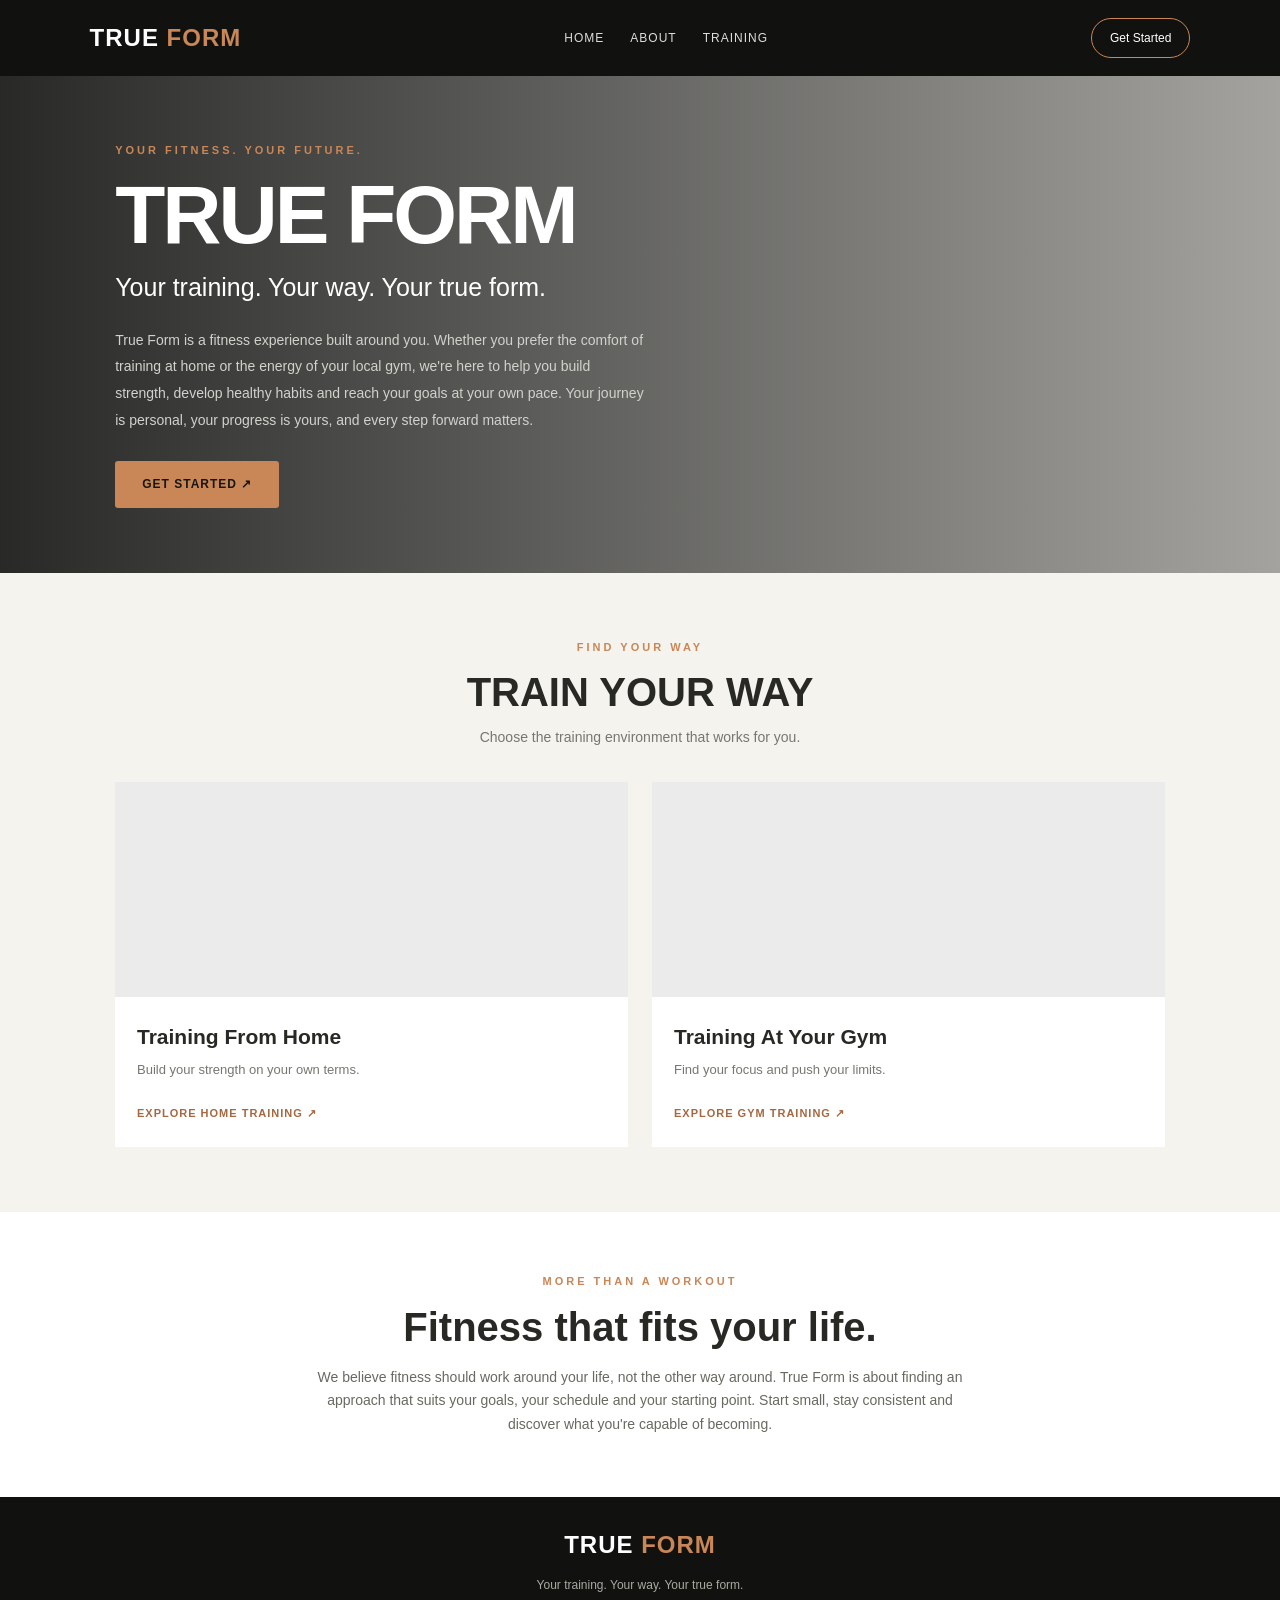
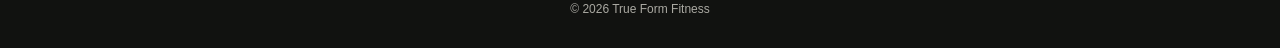
<file: Index.html>
<!DOCTYPE html>
<html lang="en">
<head>
  <meta charset="UTF-8">
  <meta name="viewport" content="width=device-width, initial-scale=1.0">
  <title>True Form | Your Training, Your Way</title>
  <meta name="description" content="Discover True Form fitness. Train at home or at your gym and build a routine that works for you.">
  <link rel="stylesheet" href="style.css">
</head>
<body>

  <header class="navbar">
    <a href="#" class="logo">TRUE <span>FORM</span></a>

    <nav>
      <a href="#home">Home</a>
      <a href="#about">About</a>
      <a href="#training">Training</a>
    </nav>

    <a href="#training" class="nav-button">Get Started</a>
  </header>

  <main>
    <section class="hero" id="home">
      <div class="hero-content">
        <p class="eyebrow">YOUR FITNESS. YOUR FUTURE.</p>

        <h1>TRUE FORM</h1>

        <h2>Your training. Your way. Your true form.</h2>

        <p class="intro">
          True Form is a fitness experience built around you.
          Whether you prefer the comfort of training at home or
          the energy of your local gym, we're here to help you
          build strength, develop healthy habits and reach your
          goals at your own pace. Your journey is personal, your
          progress is yours, and every step forward matters.
        </p>

        <a href="#training" class="primary-button">GET STARTED ↗</a>
      </div>
    </section>

    <section class="training-section" id="training">
      <div class="section-heading">
        <p class="eyebrow">FIND YOUR WAY</p>
        <h2>TRAIN YOUR WAY</h2>
        <p>Choose the training environment that works for you.</p>
      </div>

      <div class="training-grid">
        <a href="home-training.html" class="training-card">
          <div class="training-image home-image"></div>
          <div class="card-content">
            <h3>Training From Home</h3>
            <p>Build your strength on your own terms.</p>
            <span>EXPLORE HOME TRAINING ↗</span>
          </div>
        </a>

        <a href="gym-training.html" class="training-card">
          <div class="training-image gym-image"></div>
          <div class="card-content">
            <h3>Training At Your Gym</h3>
            <p>Find your focus and push your limits.</p>
            <span>EXPLORE GYM TRAINING ↗</span>
          </div>
        </a>
      </div>
    </section>

    <section class="about-section" id="about">
      <p class="eyebrow">MORE THAN A WORKOUT</p>
      <h2>Fitness that fits your life.</h2>
      <p>
        We believe fitness should work around your life, not the
        other way around. True Form is about finding an approach
        that suits your goals, your schedule and your starting
        point. Start small, stay consistent and discover what
        you're capable of becoming.
      </p>
    </section>
  </main>

  <footer>
    <a href="#home" class="logo">TRUE <span>FORM</span></a>
    <p>Your training. Your way. Your true form.</p>
    <p>&copy; 2026 True Form Fitness</p>
  </footer>

<script src="script.js"></script>
</body>
</html>
</file>
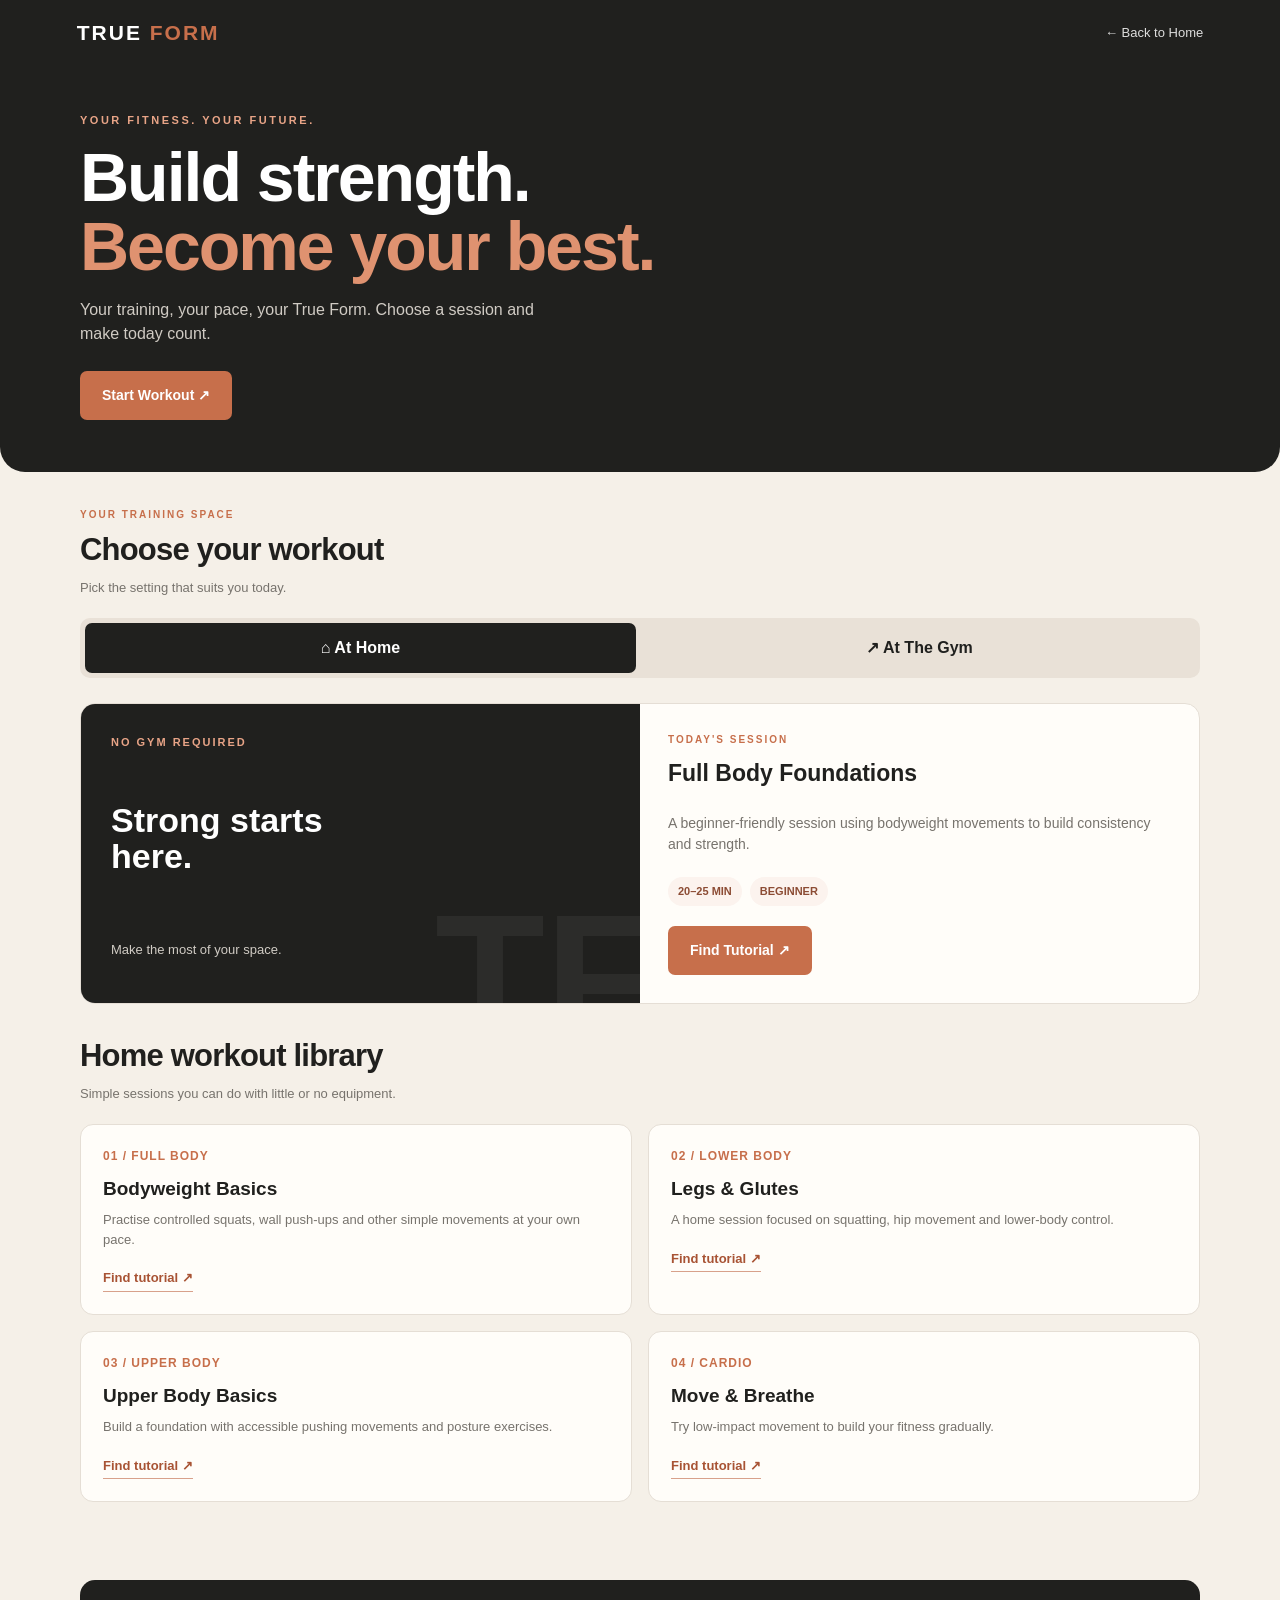
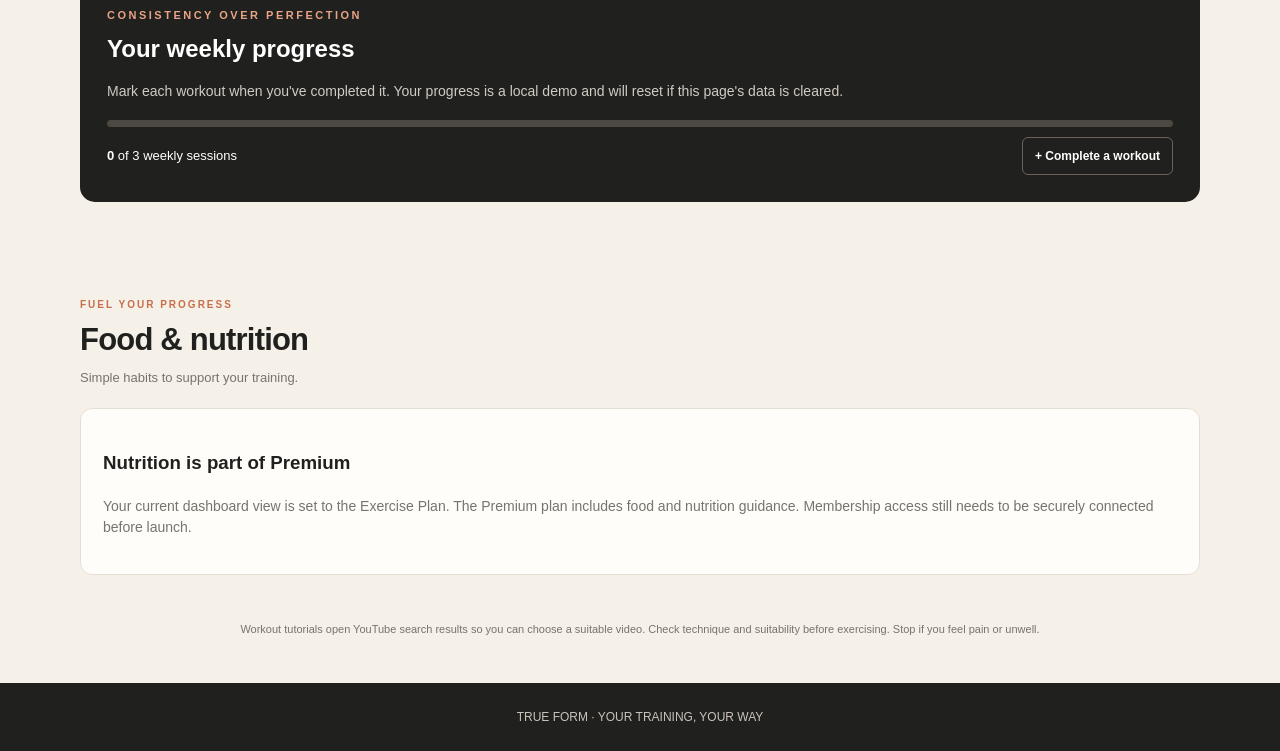
<file: dashboard.html>
<!DOCTYPE html>
<html lang="en">
<head>
  <meta charset="UTF-8">
  <meta name="viewport" content="width=device-width, initial-scale=1.0">
  <meta name="theme-color" content="#20201e">
  <title>True Form | Your Dashboard</title>

  <style>
    :root {
      --cream: #f5f0e8;
      --dark: #20201e;
      --terracotta: #c76f4b;
      --muted: #77736d;
      --border: #e5ded5;
      --soft: #fcf3ee;
      --white: #fffdf9;
    }

    * { box-sizing: border-box; }

    html { scroll-behavior: smooth; }

    body {
      margin: 0;
      background: var(--cream);
      color: var(--dark);
      font-family: Arial, Helvetica, sans-serif;
      line-height: 1.5;
    }

    button, a { font: inherit; }

    button { cursor: pointer; }

    a { color: inherit; }

    .topbar {
      background: var(--dark);
      color: white;
      padding: 17px 6%;
      display: flex;
      align-items: center;
      justify-content: space-between;
      gap: 15px;
    }

    .logo {
      font-size: 21px;
      font-weight: 900;
      letter-spacing: 2px;
      text-decoration: none;
    }

    .logo span { color: var(--terracotta); }

    .top-link {
      color: white;
      text-decoration: none;
      font-size: 13px;
      opacity: .85;
    }

    .container {
      width: min(1120px, 90%);
      margin: 0 auto;
    }

    .hero {
      background: var(--dark);
      color: white;
      padding: 46px 6% 52px;
      border-radius: 0 0 25px 25px;
      position: relative;
      overflow: hidden;
    }

    .hero-inner {
      max-width: 1120px;
      margin: auto;
      position: relative;
      z-index: 1;
    }

    .eyebrow {
      color: #e8a487;
      font-size: 11px;
      letter-spacing: 2.5px;
      font-weight: bold;
      text-transform: uppercase;
    }

    .hero h1 {
      font-size: clamp(37px, 7vw, 68px);
      line-height: 1.02;
      margin: 15px 0;
      max-width: 700px;
      letter-spacing: -2px;
    }

    .hero h1 span { color: #df9270; }

    .hero p {
      color: #d0cbc4;
      max-width: 470px;
      margin-bottom: 25px;
    }

    .primary-btn, .secondary-btn {
      display: inline-flex;
      justify-content: center;
      align-items: center;
      padding: 13px 21px;
      border-radius: 7px;
      border: 1px solid transparent;
      font-weight: bold;
      text-decoration: none;
      font-size: 14px;
    }

    .primary-btn {
      background: var(--terracotta);
      color: white;
    }

    .primary-btn:hover { background: #b65f3d; }

    .secondary-btn {
      background: transparent;
      border-color: #625d57;
      color: white;
    }

    .section { padding: 35px 0; }

    .section-heading {
      display: flex;
      justify-content: space-between;
      align-items: end;
      gap: 15px;
      margin-bottom: 20px;
    }

    .section-heading h2 {
      font-size: clamp(23px, 4vw, 31px);
      margin: 5px 0 0;
      letter-spacing: -.8px;
    }

    .section-heading p {
      color: var(--muted);
      font-size: 13px;
      margin: 5px 0 0;
    }

    .small-label {
      color: var(--terracotta);
      font-size: 10px;
      font-weight: 800;
      letter-spacing: 2px;
      text-transform: uppercase;
    }

    .mode-switch {
      display: grid;
      grid-template-columns: 1fr 1fr;
      gap: 8px;
      background: #e9e1d7;
      border-radius: 10px;
      padding: 5px;
      margin-bottom: 25px;
    }

    .mode-btn {
      padding: 13px 8px;
      border: 0;
      border-radius: 7px;
      background: transparent;
      color: var(--dark);
      font-weight: bold;
    }

    .mode-btn.active {
      background: var(--dark);
      color: white;
    }

    .workout-feature {
      background: var(--white);
      border: 1px solid var(--border);
      border-radius: 15px;
      overflow: hidden;
      display: grid;
      grid-template-columns: 1fr 1fr;
      margin-bottom: 24px;
    }

    .feature-visual {
      background: var(--dark);
      color: white;
      min-height: 250px;
      padding: 30px;
      display: flex;
      flex-direction: column;
      justify-content: space-between;
      position: relative;
      overflow: hidden;
    }

    .feature-visual::after {
      content: "TF";
      position: absolute;
      right: -15px;
      bottom: -65px;
      font-size: 180px;
      font-weight: 900;
      color: rgba(255,255,255,.055);
      line-height: 1;
    }

    .feature-visual .visual-tag {
      color: #e8a487;
      font-size: 11px;
      font-weight: bold;
      letter-spacing: 2px;
      z-index: 1;
    }

    .feature-visual h3 {
      font-size: 34px;
      line-height: 1.05;
      max-width: 300px;
      margin: 0;
      z-index: 1;
    }

    .feature-visual p {
      color: #d0cbc4;
      font-size: 13px;
      z-index: 1;
    }

    .feature-content {
      padding: 28px;
      display: flex;
      flex-direction: column;
      justify-content: center;
      align-items: flex-start;
    }

    .feature-content h3 {
      font-size: 23px;
      margin: 9px 0;
    }

    .feature-content p {
      color: var(--muted);
      font-size: 14px;
    }

    .meta {
      display: flex;
      flex-wrap: wrap;
      gap: 8px;
      margin: 8px 0 20px;
    }

    .pill {
      background: var(--soft);
      color: #8c4c34;
      border-radius: 30px;
      padding: 6px 10px;
      font-size: 11px;
      font-weight: bold;
    }

    .cards {
      display: grid;
      grid-template-columns: repeat(2, minmax(0, 1fr));
      gap: 16px;
    }

    .card {
      border: 1px solid var(--border);
      background: var(--white);
      border-radius: 13px;
      padding: 22px;
    }

    .card-number {
      color: var(--terracotta);
      font-size: 12px;
      font-weight: 900;
      letter-spacing: 1px;
    }

    .card h3 {
      font-size: 19px;
      margin: 10px 0 7px;
    }

    .card p {
      font-size: 13px;
      color: var(--muted);
      margin: 0 0 16px;
    }

    .text-link {
      display: inline-block;
      color: #a85334;
      font-size: 13px;
      font-weight: bold;
      text-decoration: none;
      border-bottom: 1px solid #d8a18b;
      padding-bottom: 3px;
    }

    .dark-panel {
      background: var(--dark);
      color: white;
      border-radius: 15px;
      padding: 27px;
      margin: 8px 0 25px;
    }

    .dark-panel h2 { margin: 7px 0; }

    .dark-panel p {
      color: #d0cbc4;
      font-size: 14px;
    }

    .progress-track {
      height: 7px;
      background: #4c4842;
      border-radius: 20px;
      overflow: hidden;
      margin: 18px 0 10px;
    }

    .progress-fill {
      width: 0;
      height: 100%;
      background: #df9270;
      transition: width .2s ease;
    }

    .progress-row {
      display: flex;
      justify-content: space-between;
      align-items: center;
      gap: 12px;
      font-size: 13px;
    }

    .progress-btn {
      border: 1px solid #6b625a;
      color: white;
      background: transparent;
      border-radius: 6px;
      padding: 9px 12px;
      font-size: 12px;
      font-weight: bold;
    }

    .nutrition {
      background: var(--soft);
      border: 1px solid #e7c9ba;
      border-radius: 14px;
      padding: 25px;
    }

    .nutrition h3 { margin-top: 8px; }

    .nutrition p {
      color: var(--muted);
      font-size: 14px;
    }

    .standard-notice {
      background: var(--white);
      border: 1px solid var(--border);
      padding: 22px;
      border-radius: 12px;
    }

    .standard-notice p {
      font-size: 14px;
      color: var(--muted);
    }

    .hidden { display: none !important; }

    footer {
      background: var(--dark);
      color: #c9c3bb;
      padding: 25px 6%;
      text-align: center;
      font-size: 12px;
      margin-top: 30px;
    }

    @media (max-width: 650px) {
      .hero { padding-top: 36px; }
      .workout-feature { grid-template-columns: 1fr; }
      .feature-visual { min-height: 190px; }
      .feature-content { padding: 22px; }
      .cards { grid-template-columns: 1fr; }
      .section-heading { align-items: flex-start; }
      .dark-panel { padding: 22px; }
    }
  </style>
</head>

<body>
  <header class="topbar">
    <a class="logo" href="index.html">TRUE <span>FORM</span></a>
    <a class="top-link" href="index.html">← Back to Home</a>
  </header>

  <section class="hero">
    <div class="hero-inner">
      <div class="eyebrow">YOUR FITNESS. YOUR FUTURE.</div>
      <h1>Build strength.<br><span>Become your best.</span></h1>
      <p>Your training, your pace, your True Form. Choose a session and make today count.</p>
      <a href="#workouts" class="primary-btn">Start Workout ↗</a>
    </div>
  </section>

  <main class="container">
    <section class="section" id="workouts">
      <div class="section-heading">
        <div>
          <div class="small-label">Your training space</div>
          <h2>Choose your workout</h2>
          <p>Pick the setting that suits you today.</p>
        </div>
      </div>

      <div class="mode-switch">
        <button class="mode-btn active" id="homeBtn" onclick="setMode('home')">⌂ At Home</button>
        <button class="mode-btn" id="gymBtn" onclick="setMode('gym')">↗ At The Gym</button>
      </div>

      <div class="workout-feature">
        <div class="feature-visual">
          <div class="visual-tag" id="featureTag">NO GYM REQUIRED</div>
          <h3 id="featureTitle">Strong starts here.</h3>
          <p id="featureSubtitle">Make the most of your space.</p>
        </div>
        <div class="feature-content">
          <div class="small-label">Today's session</div>
          <h3 id="sessionTitle">Full Body Foundations</h3>
          <p id="sessionDescription">A beginner-friendly session using bodyweight movements to build consistency and strength.</p>
          <div class="meta">
            <span class="pill" id="sessionTime">20–25 MIN</span>
            <span class="pill" id="sessionLevel">BEGINNER</span>
          </div>
          <a id="sessionLink" class="primary-btn" href="https://www.youtube.com/results?search_query=beginner+full+body+bodyweight+workout+follow+along" target="_blank" rel="noopener">Find Tutorial ↗</a>
        </div>
      </div>

      <div class="section-heading">
        <div>
          <h2 id="libraryTitle">Home workout library</h2>
          <p id="libraryDescription">Simple sessions you can do with little or no equipment.</p>
        </div>
      </div>

      <div class="cards" id="workoutCards"></div>
    </section>

    <section class="section">
      <div class="dark-panel">
        <div class="eyebrow">Consistency over perfection</div>
        <h2>Your weekly progress</h2>
        <p>Mark each workout when you've completed it. Your progress is a local demo and will reset if this page's data is cleared.</p>
        <div class="progress-track">
          <div class="progress-fill" id="progressFill"></div>
        </div>
        <div class="progress-row">
          <span><strong id="workoutCount">0</strong> of 3 weekly sessions</span>
          <button class="progress-btn" onclick="completeWorkout()">+ Complete a workout</button>
        </div>
      </div>
    </section>

    <section class="section" id="nutritionSection">
      <div class="section-heading">
        <div>
          <div class="small-label">Fuel your progress</div>
          <h2>Food & nutrition</h2>
          <p>Simple habits to support your training.</p>
        </div>
      </div>

      <div id="premiumNutrition" class="nutrition hidden">
        <div class="small-label">Premium membership</div>
        <h3>Fuel your body. Support your goals.</h3>
        <p>Build balanced meals around protein, vegetables and fruit, whole-grain or other carbohydrate sources, and healthy fats. Choose an eating pattern you can sustain and drink water regularly.</p>
        <a class="text-link" href="https://www.youtube.com/results?search_query=registered+dietitian+balanced+healthy+meal+planning" target="_blank" rel="noopener">Explore nutrition guidance ↗</a>
      </div>

      <div id="standardNutrition" class="standard-notice">
        <h3>Nutrition is part of Premium</h3>
        <p>Your current dashboard view is set to the Exercise Plan. The Premium plan includes food and nutrition guidance. Membership access still needs to be securely connected before launch.</p>
      </div>
    </section>

    <p style="font-size:11px;color:#77736d;text-align:center;padding-bottom:15px">
      Workout tutorials open YouTube search results so you can choose a suitable video.
      Check technique and suitability before exercising. Stop if you feel pain or unwell.
    </p>
  </main>

  <footer>
    TRUE FORM · YOUR TRAINING, YOUR WAY
  </footer>

  <script>
    const workoutData = {
      home: {
        tag: "NO GYM REQUIRED",
        feature: "Strong starts here.",
        subtitle: "Make the most of your space.",
        title: "Full Body Foundations",
        description: "A beginner-friendly session using bodyweight movements to build consistency and strength.",
        time: "20–25 MIN",
        level: "BEGINNER",
        link: "beginner full body bodyweight workout follow along no equipment",
        library: "Home workout library",
        description2: "Simple sessions you can do with little or no equipment.",
        cards: [
          {
            number: "01 / FULL BODY",
            title: "Bodyweight Basics",
            text: "Practise controlled squats, wall push-ups and other simple movements at your own pace.",
            query: "beginner bodyweight workout no equipment follow along"
          },
          {
            number: "02 / LOWER BODY",
            title: "Legs & Glutes",
            text: "A home session focused on squatting, hip movement and lower-body control.",
            query: "beginner legs glutes bodyweight workout at home"
          },
          {
            number: "03 / UPPER BODY",
            title: "Upper Body Basics",
            text: "Build a foundation with accessible pushing movements and posture exercises.",
            query: "beginner upper body workout at home no equipment"
          },
          {
            number: "04 / CARDIO",
            title: "Move & Breathe",
            text: "Try low-impact movement to build your fitness gradually.",
            query: "beginner low impact cardio workout no jumping"
          }
        ]
      },
      gym: {
        tag: "TRAIN WITH EQUIPMENT",
        feature: "Make every rep count.",
        subtitle: "Train with purpose. Progress with control.",
        title: "Full Body Gym Basics",
        description: "Learn the basics of gym machines and free weights with controlled, manageable movements.",
        time: "30–40 MIN",
        level: "BEGINNER",
        link: "beginner full body gym machine workout tutorial correct form",
        library: "Gym workout library",
        description2: "Machine and weight-based sessions. Learn equipment setup and technique first.",
        cards: [
          {
            number: "01 / FULL BODY",
            title: "Full Body Machines",
            text: "Learn common machine exercises and how to adjust the equipment for your body.",
            query: "beginner full body gym machine workout proper form"
          },
          {
            number: "02 / LOWER BODY",
            title: "Leg Press & Legs",
            text: "Learn leg press setup and beginner-friendly lower-body machine technique.",
            query: "how to use leg press machine correct form beginner"
          },
          {
            number: "03 / UPPER BODY",
            title: "Chest & Back",
            text: "Explore chest press and lat pulldown technique with manageable resistance.",
            query: "beginner chest press lat pulldown machine correct form"
          },
          {
            number: "04 / FREE WEIGHTS",
            title: "Dumbbell Basics",
            text: "Learn safe setup and technique for basic dumbbell movements.",
            query: "beginner dumbbell exercises gym proper form tutorial"
          }
        ]
      }
    };

    let currentMode = "home";
    let completed = 0;

    function youtubeSearch(query) {
      return "https://www.youtube.com/results?search_query=" +
        encodeURIComponent(query);
    }

    function setMode(mode) {
      currentMode = mode;
      const data = workoutData[mode];

      document.getElementById("homeBtn").classList.toggle("active", mode === "home");
      document.getElementById("gymBtn").classList.toggle("active", mode === "gym");
      document.getElementById("featureTag").textContent = data.tag;
      document.getElementById("featureTitle").textContent = data.feature;
      document.getElementById("featureSubtitle").textContent = data.subtitle;
      document.getElementById("sessionTitle").textContent = data.title;
      document.getElementById("sessionDescription").textContent = data.description;
      document.getElementById("sessionTime").textContent = data.time;
      document.getElementById("sessionLevel").textContent = data.level;
      document.getElementById("sessionLink").href = youtubeSearch(data.link);
      document.getElementById("libraryTitle").textContent = data.library;
      document.getElementById("libraryDescription").textContent = data.description2;

      document.getElementById("workoutCards").innerHTML = data.cards.map(card => `
        <article class="card">
          <div class="card-number">${card.number}</div>
          <h3>${card.title}</h3>
          <p>${card.text}</p>
          <a class="text-link"
             href="${youtubeSearch(card.query)}"
             target="_blank" rel="noopener">Find tutorial ↗</a>
        </article>
      `).join("");
    }

    function completeWorkout() {
      completed = Math.min(completed + 1, 3);
      document.getElementById("workoutCount").textContent = completed;
      document.getElementById("progressFill").style.width =
        (completed / 3 * 100) + "%";
    }

    // Preview only: URL parameters change the displayed plan.
    // They do not verify a paid subscription.
    const params = new URLSearchParams(window.location.search);
    const plan = (params.get("plan") || "standard").toLowerCase();

    if (plan === "premium") {
      document.getElementById("premiumNutrition").classList.remove("hidden");
      document.getElementById("standardNutrition").classList.add("hidden");
    }

    const training = params.get("training");
    setMode(training === "gym" ? "gym" : "home");
  </script>
</body>
</html>
</file>
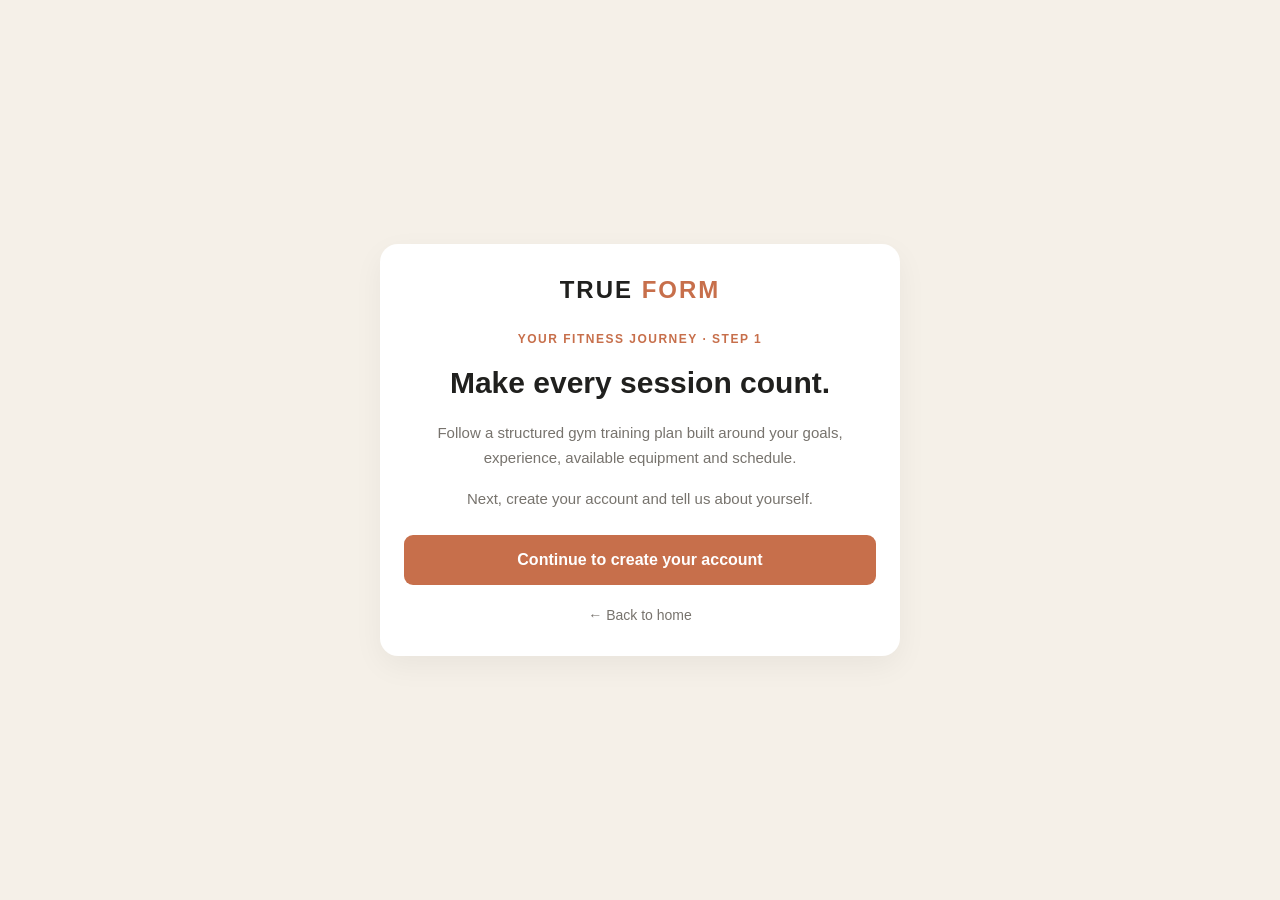
<file: gym-training.html>
<!DOCTYPE html>
<html lang="en">
<head>
  <meta charset="UTF-8">
  <meta name="viewport" content="width=device-width, initial-scale=1.0">
  <title>Training At Your Gym | True Form</title>
  <style>
    * { box-sizing: border-box; }
    body {
      margin: 0;
      padding: 24px 16px;
      min-height: 100vh;
      display: grid;
      place-items: center;
      background: #f5f0e8;
      color: #20201e;
      font-family: Arial, sans-serif;
    }
    main {
      width: 100%;
      max-width: 520px;
      padding: 32px 24px;
      background: white;
      border-radius: 18px;
      text-align: center;
      box-shadow: 0 10px 30px #0000000d;
    }
    .brand {
      margin-bottom: 28px;
      font-size: 24px;
      font-weight: 800;
      letter-spacing: 2px;
    }
    .brand span { color: #c76f4b; }
    .step {
      color: #c76f4b;
      font-size: 12px;
      font-weight: bold;
      letter-spacing: 1.5px;
      text-transform: uppercase;
    }
    h1 { font-size: 30px; }
    p {
      color: #77736d;
      line-height: 1.7;
      font-size: 15px;
    }
    a.button {
      display: block;
      margin-top: 24px;
      padding: 16px;
      border-radius: 9px;
      background: #c76f4b;
      color: white;
      text-decoration: none;
      font-weight: bold;
    }
    a.back {
      display: inline-block;
      margin-top: 22px;
      color: #77736d;
      text-decoration: none;
      font-size: 14px;
    }
  </style>
</head>
<body>
  <main>
    <div class="brand">TRUE <span>FORM</span></div>
    <div class="step">Your fitness journey · Step 1</div>
    <h1>Make every session count.</h1>
    <p>
      Follow a structured gym training plan built around your
      goals, experience, available equipment and schedule.
    </p>
    <p>Next, create your account and tell us about yourself.</p>
    <a class="button" href="account.html?training=gym">
      Continue to create your account
    </a>
    <a class="back" href="index.html">← Back to home</a>
  </main>
</body>
</html>
</file>
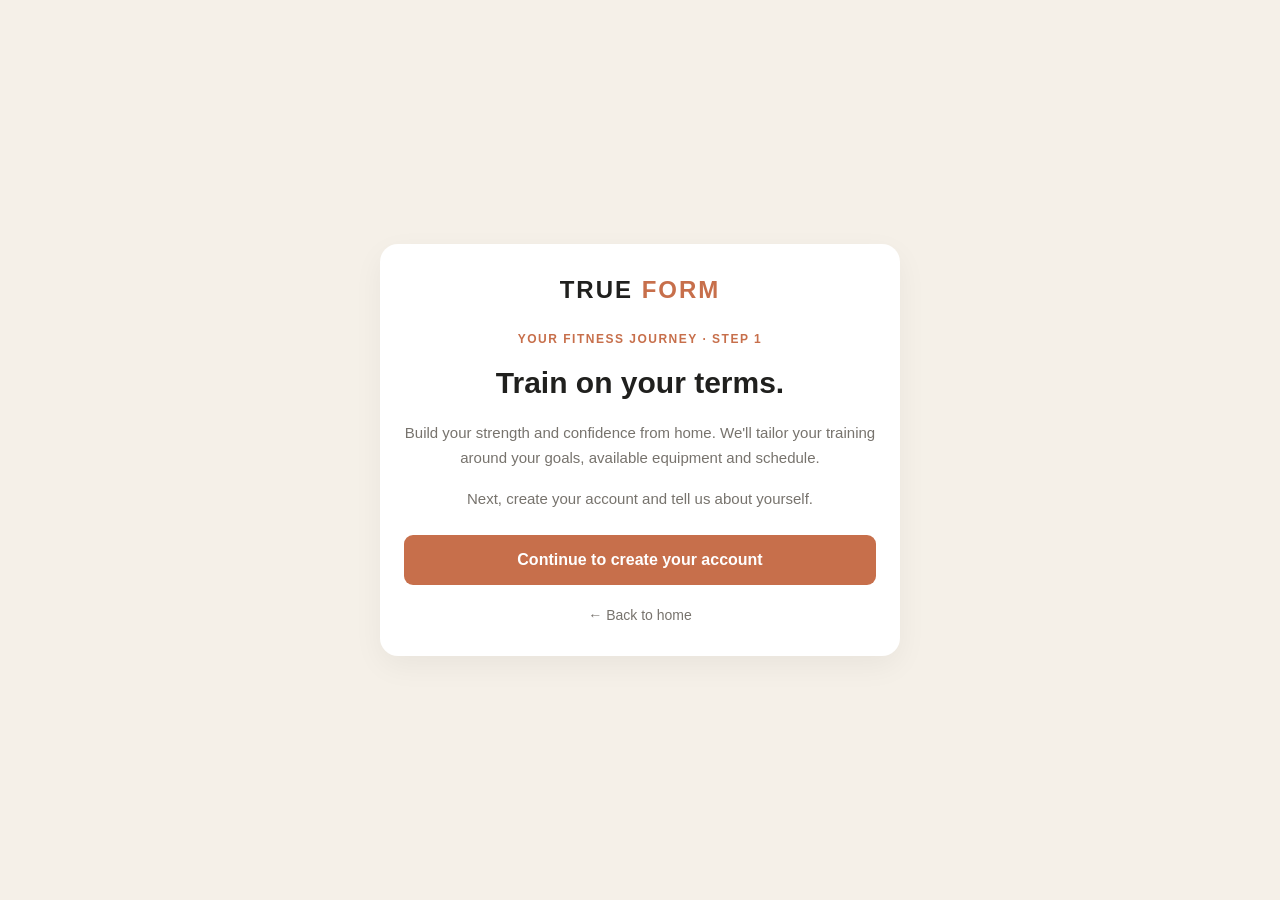
<file: home-training.html>
<!DOCTYPE html>
<html lang="en">
<head>
  <meta charset="UTF-8">
  <meta name="viewport" content="width=device-width, initial-scale=1.0">
  <title>Training From Home | True Form</title>
  <style>
    * { box-sizing: border-box; }
    body {
      margin: 0;
      padding: 24px 16px;
      min-height: 100vh;
      display: grid;
      place-items: center;
      background: #f5f0e8;
      color: #20201e;
      font-family: Arial, sans-serif;
    }
    main {
      width: 100%;
      max-width: 520px;
      padding: 32px 24px;
      background: white;
      border-radius: 18px;
      text-align: center;
      box-shadow: 0 10px 30px #0000000d;
    }
    .brand {
      margin-bottom: 28px;
      font-size: 24px;
      font-weight: 800;
      letter-spacing: 2px;
    }
    .brand span { color: #c76f4b; }
    .step {
      color: #c76f4b;
      font-size: 12px;
      font-weight: bold;
      letter-spacing: 1.5px;
      text-transform: uppercase;
    }
    h1 { font-size: 30px; }
    p {
      color: #77736d;
      line-height: 1.7;
      font-size: 15px;
    }
    a.button {
      display: block;
      margin-top: 24px;
      padding: 16px;
      border-radius: 9px;
      background: #c76f4b;
      color: white;
      text-decoration: none;
      font-weight: bold;
    }
    a.back {
      display: inline-block;
      margin-top: 22px;
      color: #77736d;
      text-decoration: none;
      font-size: 14px;
    }
  </style>
</head>
<body>
  <main>
    <div class="brand">TRUE <span>FORM</span></div>
    <div class="step">Your fitness journey · Step 1</div>
    <h1>Train on your terms.</h1>
    <p>
      Build your strength and confidence from home.
      We'll tailor your training around your goals, available
      equipment and schedule.
    </p>
    <p>Next, create your account and tell us about yourself.</p>
    <a class="button" href="account.html?training=home">
      Continue to create your account
    </a>
    <a class="back" href="index.html">← Back to home</a>
  </main>
</body>
</html>
</file>
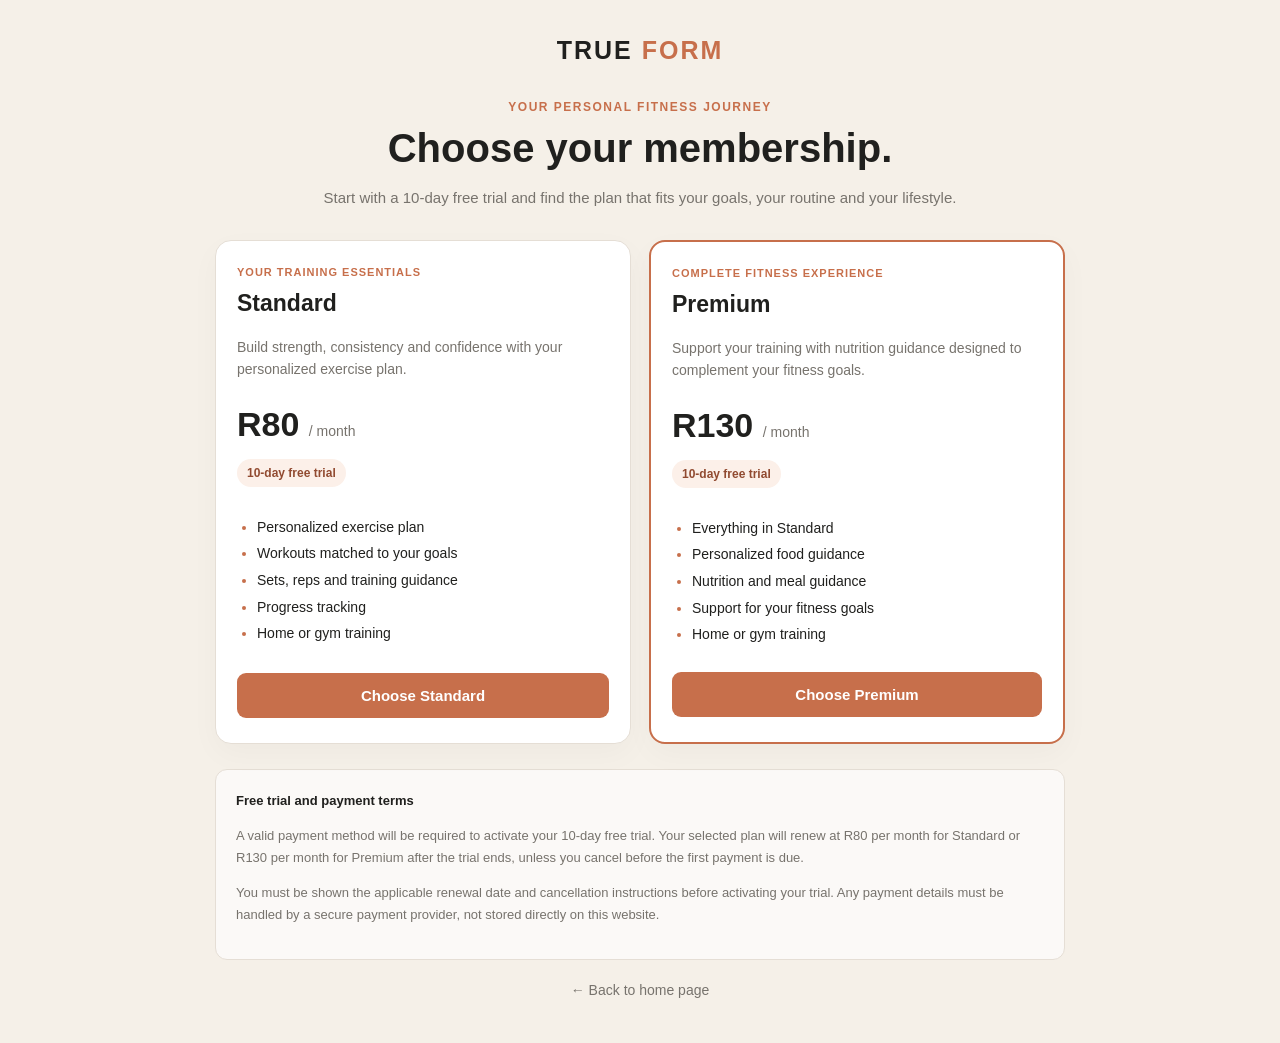
<file: membership.html>
<!DOCTYPE html>
<html lang="en">
<head>
  <meta charset="UTF-8">
  <meta name="viewport" content="width=device-width, initial-scale=1.0">
  <title>Membership | True Form</title>

  <style>
    :root {
      --cream: #f5f0e8;
      --dark: #20201e;
      --terracotta: #c76f4b;
      --muted: #77736d;
      --border: #e5ded5;
    }

    * {
      box-sizing: border-box;
    }

    body {
      margin: 0;
      padding: 28px 15px 45px;
      background: var(--cream);
      color: var(--dark);
      font-family: Arial, Helvetica, sans-serif;
    }

    .container {
      max-width: 850px;
      margin: 0 auto;
    }

    .brand {
      text-align: center;
      font-size: 25px;
      font-weight: 800;
      letter-spacing: 2px;
      margin: 8px 0 35px;
    }

    .brand span {
      color: var(--terracotta);
    }

    .intro {
      text-align: center;
      margin-bottom: 30px;
    }

    .eyebrow {
      color: var(--terracotta);
      font-size: 12px;
      font-weight: 800;
      letter-spacing: 1.5px;
      text-transform: uppercase;
    }

    h1 {
      margin: 12px 0;
      font-size: clamp(28px, 6vw, 40px);
    }

    .intro p {
      color: var(--muted);
      line-height: 1.6;
      font-size: 15px;
    }

    .plans {
      display: grid;
      grid-template-columns: repeat(2, minmax(0, 1fr));
      gap: 18px;
      align-items: stretch;
    }

    .plan {
      display: flex;
      flex-direction: column;
      padding: 25px 21px;
      background: white;
      border: 1px solid var(--border);
      border-radius: 16px;
      box-shadow: 0 10px 30px #00000008;
    }

    .plan.premium {
      border: 2px solid var(--terracotta);
    }

    .tag {
      color: var(--terracotta);
      font-size: 11px;
      font-weight: 800;
      letter-spacing: 1px;
      text-transform: uppercase;
    }

    h2 {
      margin: 12px 0 5px;
      font-size: 23px;
    }

    .price {
      margin: 10px 0;
      font-size: 34px;
      font-weight: 800;
    }

    .price span {
      font-size: 14px;
      font-weight: 400;
      color: var(--muted);
    }

    .trial {
      display: inline-block;
      align-self: flex-start;
      margin: 5px 0 15px;
      padding: 7px 10px;
      border-radius: 20px;
      background: #fcf0e9;
      color: #914a30;
      font-size: 12px;
      font-weight: 700;
    }

    .description {
      color: var(--muted);
      font-size: 14px;
      line-height: 1.6;
    }

    ul {
      padding-left: 20px;
      margin: 12px 0 24px;
      font-size: 14px;
      line-height: 1.9;
    }

    li::marker {
      color: var(--terracotta);
    }

    .choose {
      display: block;
      width: 100%;
      margin-top: auto;
      padding: 14px 10px;
      border: 0;
      border-radius: 9px;
      background: var(--terracotta);
      color: white;
      text-align: center;
      text-decoration: none;
      font-size: 15px;
      font-weight: 700;
      cursor: pointer;
    }

    .choose:hover {
      background: #ad5c3d;
    }

    .terms {
      margin-top: 25px;
      padding: 20px;
      border: 1px solid var(--border);
      border-radius: 12px;
      background: #ffffffa6;
      font-size: 13px;
      line-height: 1.7;
      color: var(--muted);
    }

    .terms strong {
      color: var(--dark);
    }

    .message {
      margin-top: 15px;
      color: var(--dark);
      font-size: 14px;
      line-height: 1.6;
      text-align: center;
    }

    .back {
      display: block;
      margin-top: 22px;
      text-align: center;
      color: var(--muted);
      text-decoration: none;
      font-size: 14px;
    }

    @media (max-width: 600px) {
      .plans {
        grid-template-columns: 1fr;
      }

      .plan {
        padding: 23px 19px;
      }
    }
  </style>
</head>

<body>
  <main class="container">
    <div class="brand">TRUE <span>FORM</span></div>

    <header class="intro">
      <div class="eyebrow">Your personal fitness journey</div>
      <h1>Choose your membership.</h1>
      <p>
        Start with a 10-day free trial and find the plan
        that fits your goals, your routine and your lifestyle.
      </p>
    </header>

    <section class="plans">
      <article class="plan">
        <div class="tag">Your training essentials</div>
        <h2>Standard</h2>
        <p class="description">
          Build strength, consistency and confidence with
          your personalized exercise plan.
        </p>

        <div class="price">R80 <span>/ month</span></div>
        <div class="trial">10-day free trial</div>

        <ul>
          <li>Personalized exercise plan</li>
          <li>Workouts matched to your goals</li>
          <li>Sets, reps and training guidance</li>
          <li>Progress tracking</li>
          <li>Home or gym training</li>
        </ul>

        <button class="choose" type="button"
          data-plan="standard">
          Choose Standard
        </button>
      </article>

      <article class="plan premium">
        <div class="tag">Complete fitness experience</div>
        <h2>Premium</h2>
        <p class="description">
          Support your training with nutrition guidance
          designed to complement your fitness goals.
        </p>

        <div class="price">R130 <span>/ month</span></div>
        <div class="trial">10-day free trial</div>

        <ul>
          <li>Everything in Standard</li>
          <li>Personalized food guidance</li>
          <li>Nutrition and meal guidance</li>
          <li>Support for your fitness goals</li>
          <li>Home or gym training</li>
        </ul>

        <button class="choose" type="button"
          data-plan="premium">
          Choose Premium
        </button>
      </article>
    </section>

    <section class="terms">
      <strong>Free trial and payment terms</strong>
      <p>
        A valid payment method will be required to activate
        your 10-day free trial. Your selected plan will renew
        at R80 per month for Standard or R130 per month for
        Premium after the trial ends, unless you cancel before
        the first payment is due.
      </p>
      <p>
        You must be shown the applicable renewal date and
        cancellation instructions before activating your trial.
        Any payment details must be handled by a secure payment
        provider, not stored directly on this website.
      </p>
    </section>

    <p class="message" id="message" role="status"
      aria-live="polite"></p>

    <a class="back" href="index.html">
      ← Back to home page
    </a>
  </main>

  <script>
    const message = document.getElementById("message");
    const params = new URLSearchParams(window.location.search);
    const training = params.get("training");

    document.querySelectorAll("[data-plan]").forEach(button => {
      button.addEventListener("click", () => {
        const plan = button.dataset.plan;

        if (training !== "home" && training !== "gym") {
          message.textContent =
            "Please start from the home page and choose your training option first.";
          return;
        }

        const price = plan === "premium" ? "R130" : "R80";

        message.textContent =
          "You selected " + plan.toUpperCase() + " at " + price +
          " per month. Payment setup and trial activation are not connected yet. No payment has been taken.";
      });
    });
  </script>
</body>
</html>
</file>
<file: style.css>
/* TRUE FORM - MAIN WEBSITE DESIGN */

:root {
  --dark: #111210;
  --dark-soft: #1b1c19;
  --cream: #f5f3ee;
  --white: #ffffff;
  --orange: #c98657;
  --text: #282824;
  --muted: #aaa9a2;
}

* {
  margin: 0;
  padding: 0;
  box-sizing: border-box;
}

html {
  scroll-behavior: smooth;
}

body {
  font-family: Arial, Helvetica, sans-serif;
  background: var(--cream);
  color: var(--text);
  line-height: 1.7;
}

a {
  color: inherit;
  text-decoration: none;
}

/* NAVIGATION */

.navbar {
  min-height: 76px;
  padding: 16px 7%;
  display: flex;
  justify-content: space-between;
  align-items: center;
  gap: 24px;
  background: var(--dark);
  color: var(--white);
  position: relative;
  z-index: 5;
}

.logo {
  font-size: 24px;
  font-weight: 900;
  letter-spacing: 1px;
  white-space: nowrap;
}

.logo span {
  color: var(--orange);
}

.navbar nav {
  display: flex;
  align-items: center;
  gap: 26px;
}

.navbar nav a {
  color: #deded8;
  font-size: 12px;
  text-transform: uppercase;
  letter-spacing: 1px;
  transition: color 0.3s;
}

.navbar nav a:hover {
  color: var(--orange);
}

.nav-button {
  border: 1px solid var(--orange);
  border-radius: 30px;
  padding: 9px 18px;
  font-size: 12px;
  white-space: nowrap;
  transition: background 0.3s;
}

.nav-button:hover {
  background: var(--orange);
  color: var(--dark);
}

/* HERO SECTION */

.hero {
  min-height: 490px;
  display: flex;
  align-items: center;
  padding: 65px 9%;
  color: var(--white);
  background:
  linear-gradient(
    90deg,
    rgba(12, 13, 12, 0.88),
    rgba(12, 13, 12, 0.35)
  ),
  var(--hero-image, url("https://images.unsplash.com/photo-1534438327276-14e5300c3a48?auto=format&fit=crop&w=1800&q=85"))
  center / cover no-repeat;

  position: relative;
}

.hero-content {
  max-width: 610px;
}

.eyebrow {
  color: var(--orange);
  font-size: 11px;
  font-weight: 700;
  letter-spacing: 3px;
  margin-bottom: 12px;
}

.hero h1 {
  font-size: clamp(48px, 8vw, 82px);
  line-height: 1.05;
  letter-spacing: -3px;
  font-weight: 900;
  margin-bottom: 12px;
}

.hero h2 {
  font-size: clamp(18px, 2.5vw, 25px);
  line-height: 1.4;
  font-weight: 400;
  margin-bottom: 22px;
}

.intro {
  color: #d2d2cc;
  max-width: 530px;
  font-size: 14px;
  line-height: 1.9;
  margin-bottom: 28px;
}

.primary-button {
  display: inline-block;
  background: var(--orange);
  color: #171612;
  padding: 13px 27px;
  border-radius: 3px;
  font-size: 12px;
  font-weight: 800;
  letter-spacing: 1px;
  transition: background 0.3s, transform 0.3s;
}

.primary-button:hover {
  background: #e1aa83;
  transform: translateY(-2px);
}

/* TRAINING OPTIONS */

.training-section {
  padding: 65px 7%;
  background: var(--cream);
}

.section-heading {
  text-align: center;
  margin-bottom: 32px;
}

.section-heading h2,
.about-section h2 {
  font-size: clamp(27px, 4vw, 40px);
  line-height: 1.2;
  margin-bottom: 10px;
}

.section-heading > p:last-child {
  color: #77766f;
  font-size: 14px;
}

.training-grid {
  display: grid;
  grid-template-columns: repeat(2, minmax(0, 1fr));
  gap: 24px;
  max-width: 1050px;
  margin: auto;
}

.training-card {
  display: block;
  background: var(--white);
  overflow: hidden;
  transition: transform 0.3s, box-shadow 0.3s;
}

.training-card:hover {
  transform: translateY(-5px);
  box-shadow: 0 12px 30px rgba(0, 0, 0, 0.09);
}

.training-image {
  height: 215px;
  background-size: cover;
  background-position: center;
  transition: transform 0.4s;
}

.home-image {
  background-image:
    linear-gradient(rgba(0,0,0,.08), rgba(0,0,0,.08)),
    url("https://images.unsplash.com/photo-1581009146145-b5ef050c2e1e?auto=format&fit=crop&w=1000&q=80");
}

.gym-image {
  background-image:
    linear-gradient(rgba(0,0,0,.08), rgba(0,0,0,.08)),
    url("https://images.unsplash.com/photo-1534438327276-14e5300c3a48?auto=format&fit=crop&w=1000&q=80");
}

.card-content {
  padding: 22px;
}

.card-content h3 {
  font-size: 21px;
  margin-bottom: 4px;
}

.card-content p {
  color: #77766f;
  font-size: 13px;
  margin-bottom: 17px;
}

.card-content span {
  color: #a56840;
  font-size: 11px;
  font-weight: 800;
  letter-spacing: 1px;
}

/* ABOUT */

.about-section {
  padding: 60px 9%;
  background: var(--white);
  text-align: center;
}

.about-section > p:last-child {
  max-width: 680px;
  margin: 15px auto 0;
  color: #696961;
  font-size: 14px;
}

/* FOOTER */

footer {
  padding: 28px 7%;
  background: var(--dark);
  color: var(--muted);
  text-align: center;
  font-size: 12px;
}

footer .logo {
  display: inline-block;
  color: var(--white);
  margin-bottom: 5px;
}

footer p {
  margin-top: 4px;
}

/* MOBILE RESPONSIVE DESIGN */

@media (max-width: 700px) {
  .navbar {
    padding: 14px 5%;
    flex-wrap: wrap;
    gap: 12px;
  }

  .logo {
    font-size: 21px;
  }

  .navbar nav {
    order: 3;
    width: 100%;
    justify-content: space-between;
    gap: 10px;
  }

  .navbar nav a {
    font-size: 10px;
  }

  .nav-button {
    padding: 7px 12px;
    font-size: 10px;
  }

  .hero {
    min-height: 460px;
    padding: 55px 7%;
    background-position: 60% center;
  }

  .hero h1 {
    letter-spacing: -2px;
  }

  .intro {
    font-size: 13px;
  }

  .training-section {
    padding: 45px 6%;
  }

  .training-grid {
    grid-template-columns: 1fr;
    gap: 20px;
  }

  .training-image {
    height: 210px;
  }

  .about-section {
    padding: 45px 7%;
  }
}

@media (prefers-reduced-motion: reduce) {
  *,
  *::before,
  *::after {
    scroll-behavior: auto !important;
    transition: none !important;
  }
}

/* TRUE FORM AUTOMATIC SLIDESHOW */

.hero {
  position: relative;
  isolation: isolate;
}

.hero::before {
  content: "";
  position: absolute;
  inset: 0;
  z-index: -1;

  background:
    linear-gradient(
      90deg,
      rgba(12, 13, 12, 0.88),
      rgba(12, 13, 12, 0.35)
    ),
    var(--next-hero-image) center / cover no-repeat;

  opacity: 0;
  transition: opacity 1.5s ease;
}

.hero.changing::before {
  opacity: 1;
}

.hero-content {
  position: relative;
  z-index: 1;
}

@media (prefers-reduced-motion: reduce) {
  .hero::before {
    transition: none;
  }
}

/* TRUE FORM - RESPONSIVE IMAGE FIT */

.section-photo {
  display: block;
  width: 100%;
  height: auto;
.section-photo {
  display: block;
  width: 100%;
  height: auto;
  max-height: none;
  aspect-ratio: auto;
  object-fit: contain;
  object-position: center;
  border-radius: 16px;
  margin: 0 auto 20px;
}

.visual-option img {
  display: block;
  width: 100%;
  height: 180px;
  object-fit: contain;
  object-position: center;
  border-radius: 12px;
}

.training-image {
  width: 100%;
  background-size: contain;
  background-position: center;
  background-repeat: no-repeat;
}

@media (max-width: 700px) {
  .section-photo {
    max-height: 260px;
  }

  .visual-option img {
    height: 160px;
  }
}
</file>
